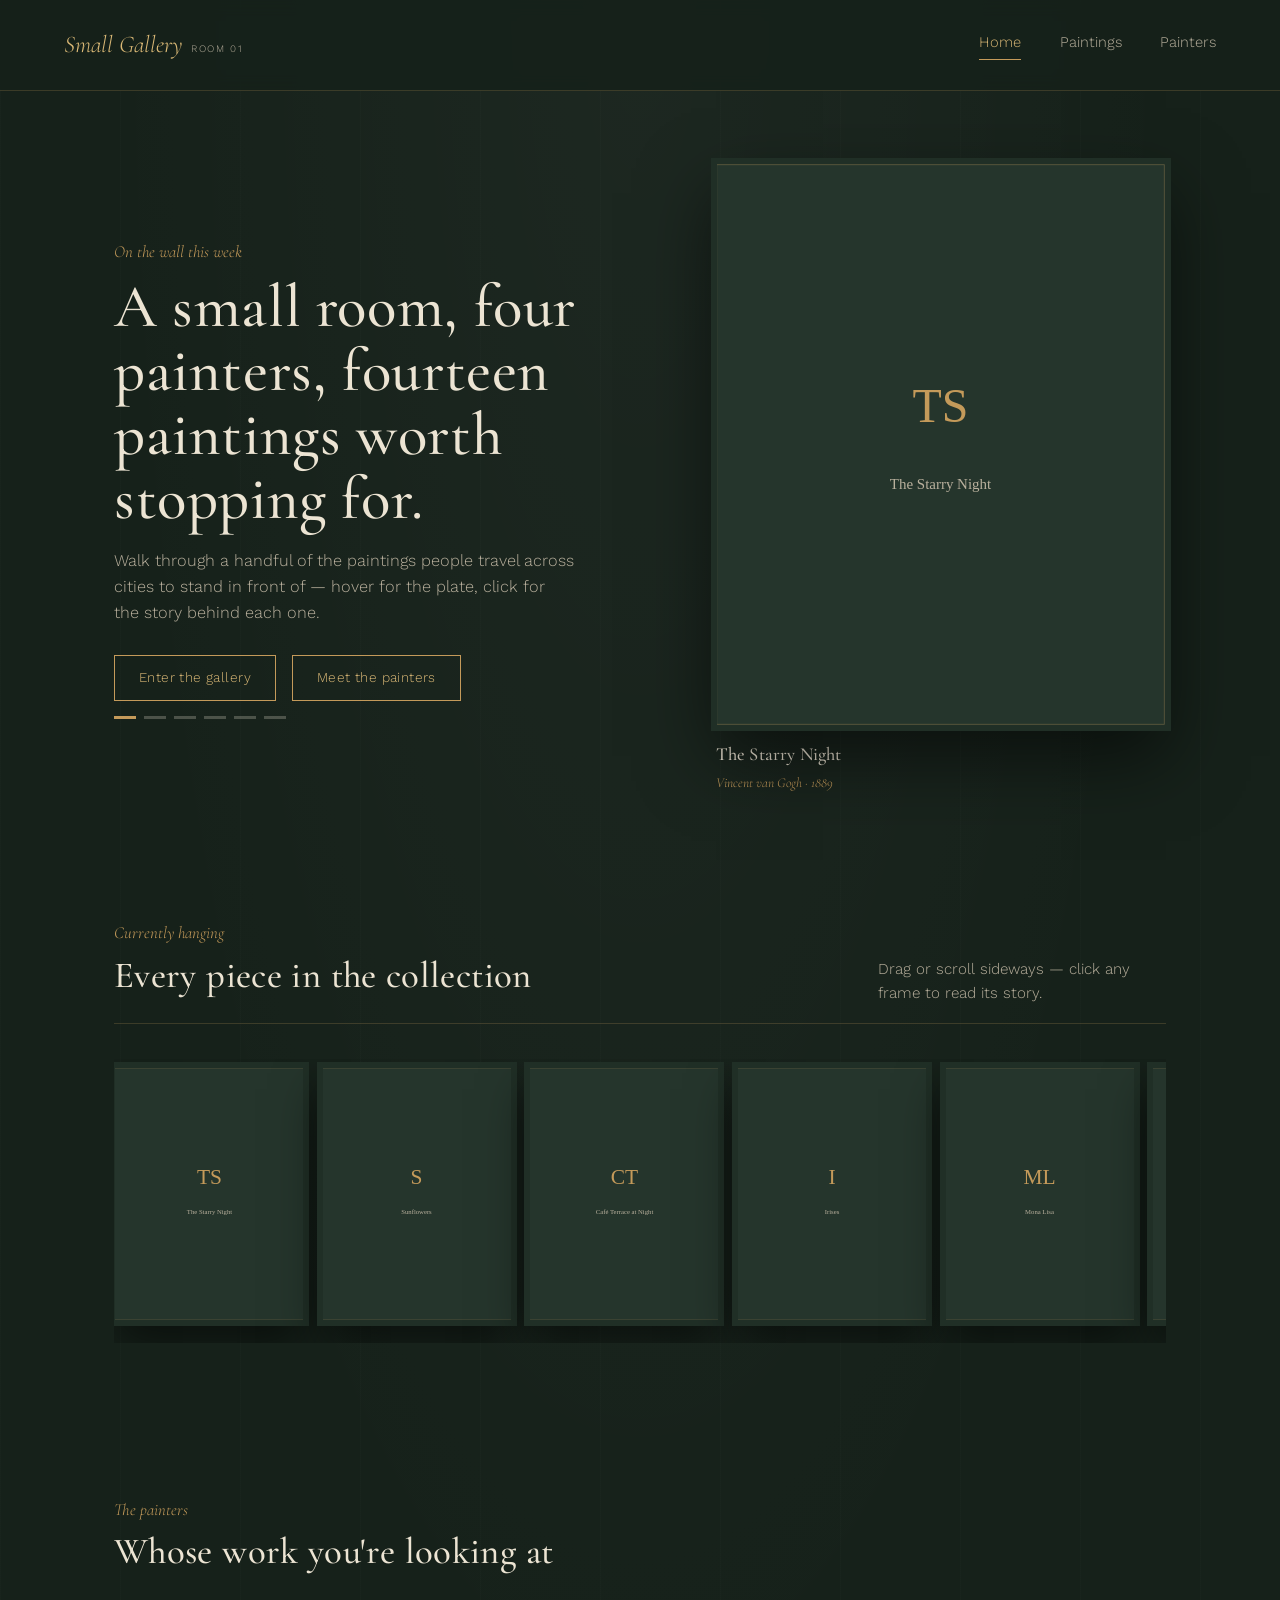
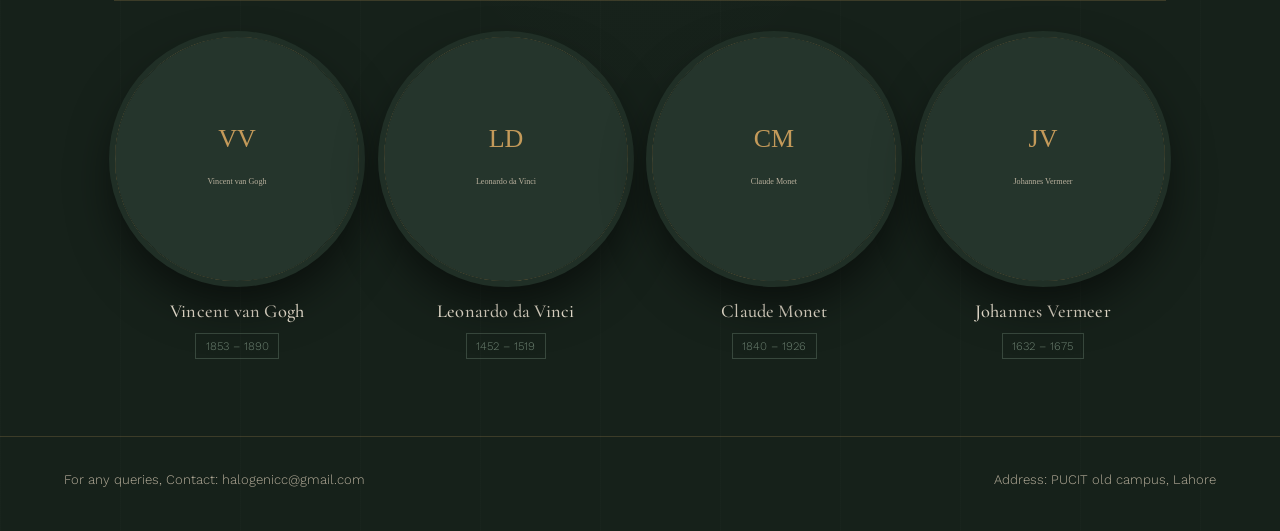
<file: small-gallery/index.html>
<!DOCTYPE html>
<html lang="en">
<head>
<meta charset="UTF-8">
<meta name="viewport" content="width=device-width, initial-scale=1.0">
<title>Small Gallery — Four Painters, Fourteen Paintings</title>
<link rel="stylesheet" href="styles.css">
</head>
<body data-page="home">

  <header class="site-header">
    <div class="brand">Small Gallery <small>ROOM 01</small></div>
    <nav class="site-nav">
      <a href="index.html" class="active">Home</a>
      <a href="gallery.html">Paintings</a>
      <a href="painters.html">Painters</a>
    </nav>
  </header>

  <main>

    <section class="hero">
      <div class="hero-copy">
        <span class="kicker">On the wall this week</span>
        <h1>A small room, four painters, fourteen paintings worth stopping for.</h1>
        <p>Walk through a handful of the paintings people travel across cities to stand in front of — hover for the plate, click for the story behind each one.</p>
        <div class="hero-actions">
          <a href="gallery.html" class="btn">Enter the gallery</a>
          <a href="painters.html" class="btn">Meet the painters</a>
        </div>
        <div id="hero-dots"></div>
      </div>
      <div class="hero-visual">
        <div class="frame" id="hero-frame">
          <img src="" alt="">
        </div>
        <h3 id="hero-title"></h3>
        <span id="hero-meta"></span>
      </div>
    </section>

    <section class="section">
      <div class="section-head">
        <div>
          <span class="kicker">Currently hanging</span>
          <h2>Every piece in the collection</h2>
        </div>
        <p>Drag or scroll sideways — click any frame to read its story.</p>
      </div>
      <div class="filmstrip-wrap">
        <div class="filmstrip" id="filmstrip"></div>
      </div>
    </section>

    <section class="section">
      <div class="section-head">
        <div>
          <span class="kicker">The painters</span>
          <h2>Whose work you're looking at</h2>
        </div>
      </div>
      <div class="painter-tiles" id="painter-tiles"></div>
    </section>

  </main>

  <footer class="site-footer">
    <span>For any queries, Contact: halogenicc@gmail.com</span>
    <span>Address: PUCIT old campus, Lahore</span>
  </footer>

  <script src="data.js"></script>
  <script src="script.js"></script>
</body>
</html>
</file>
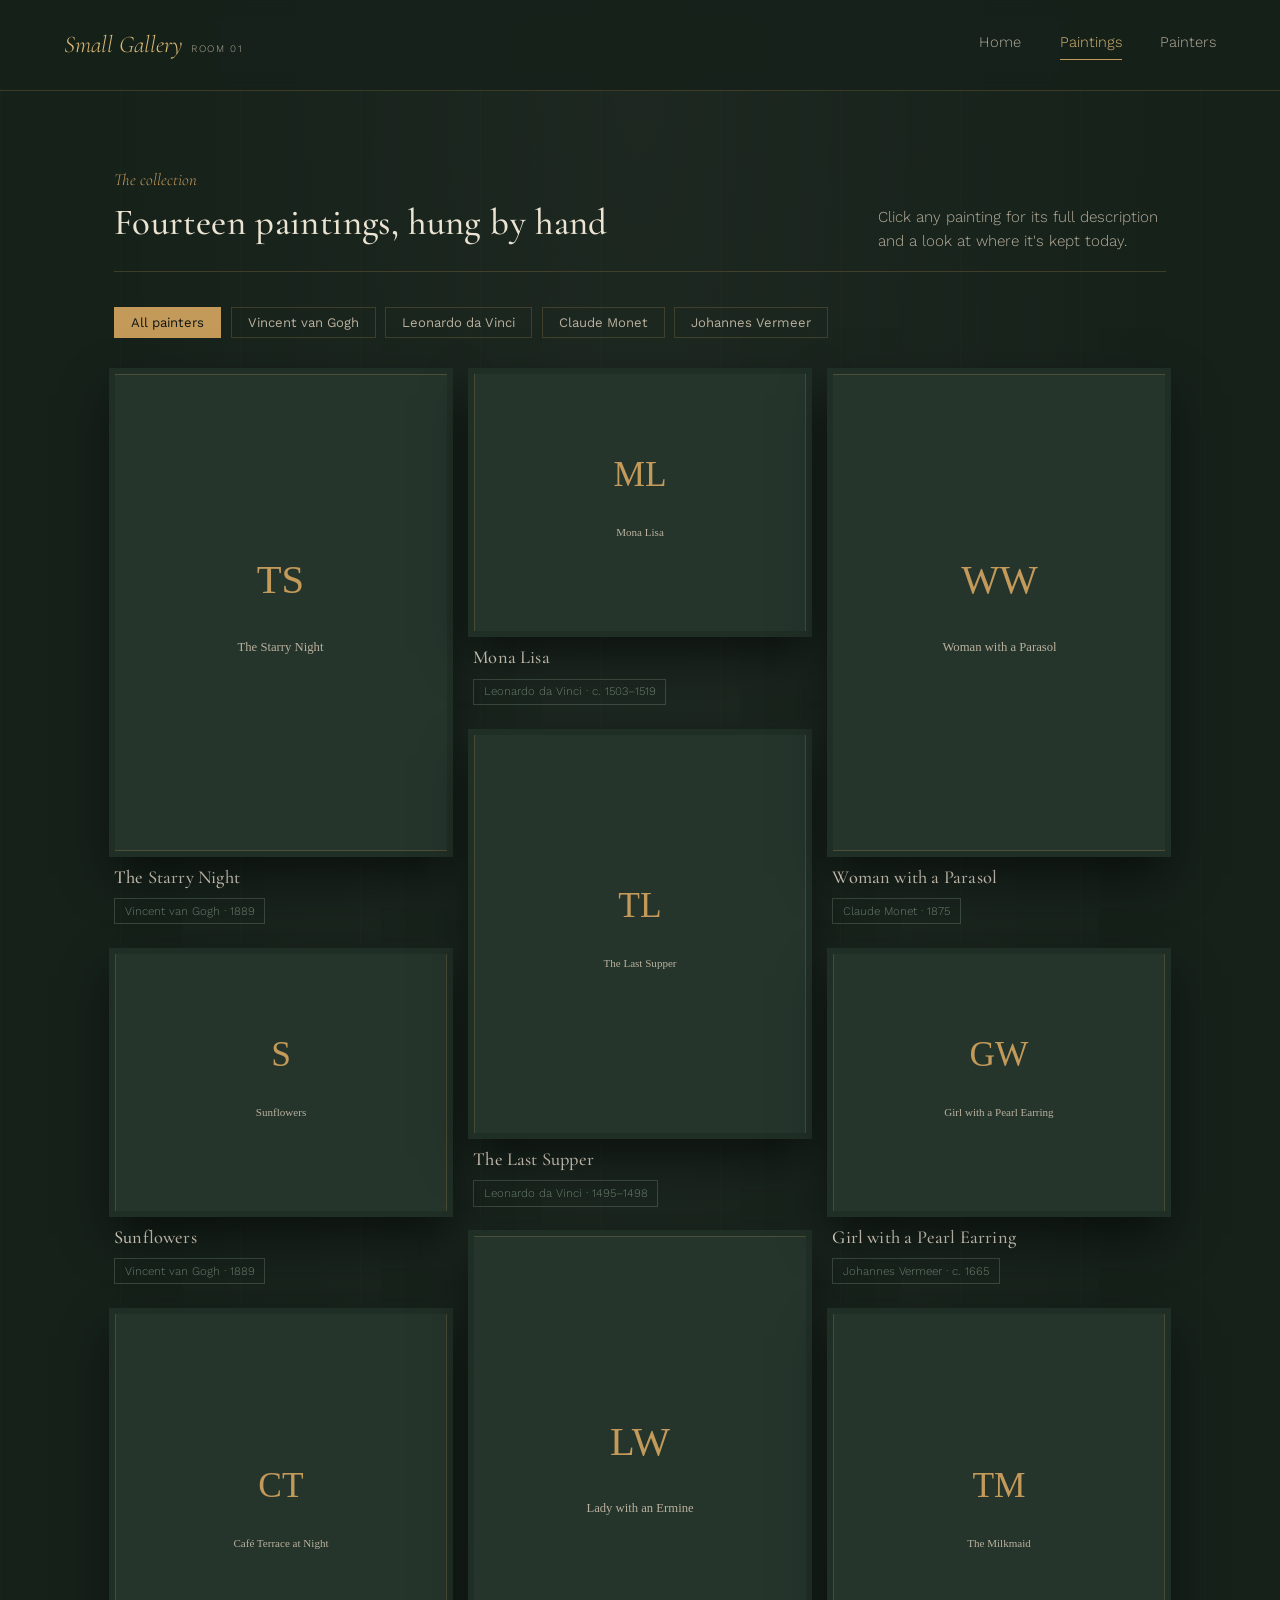
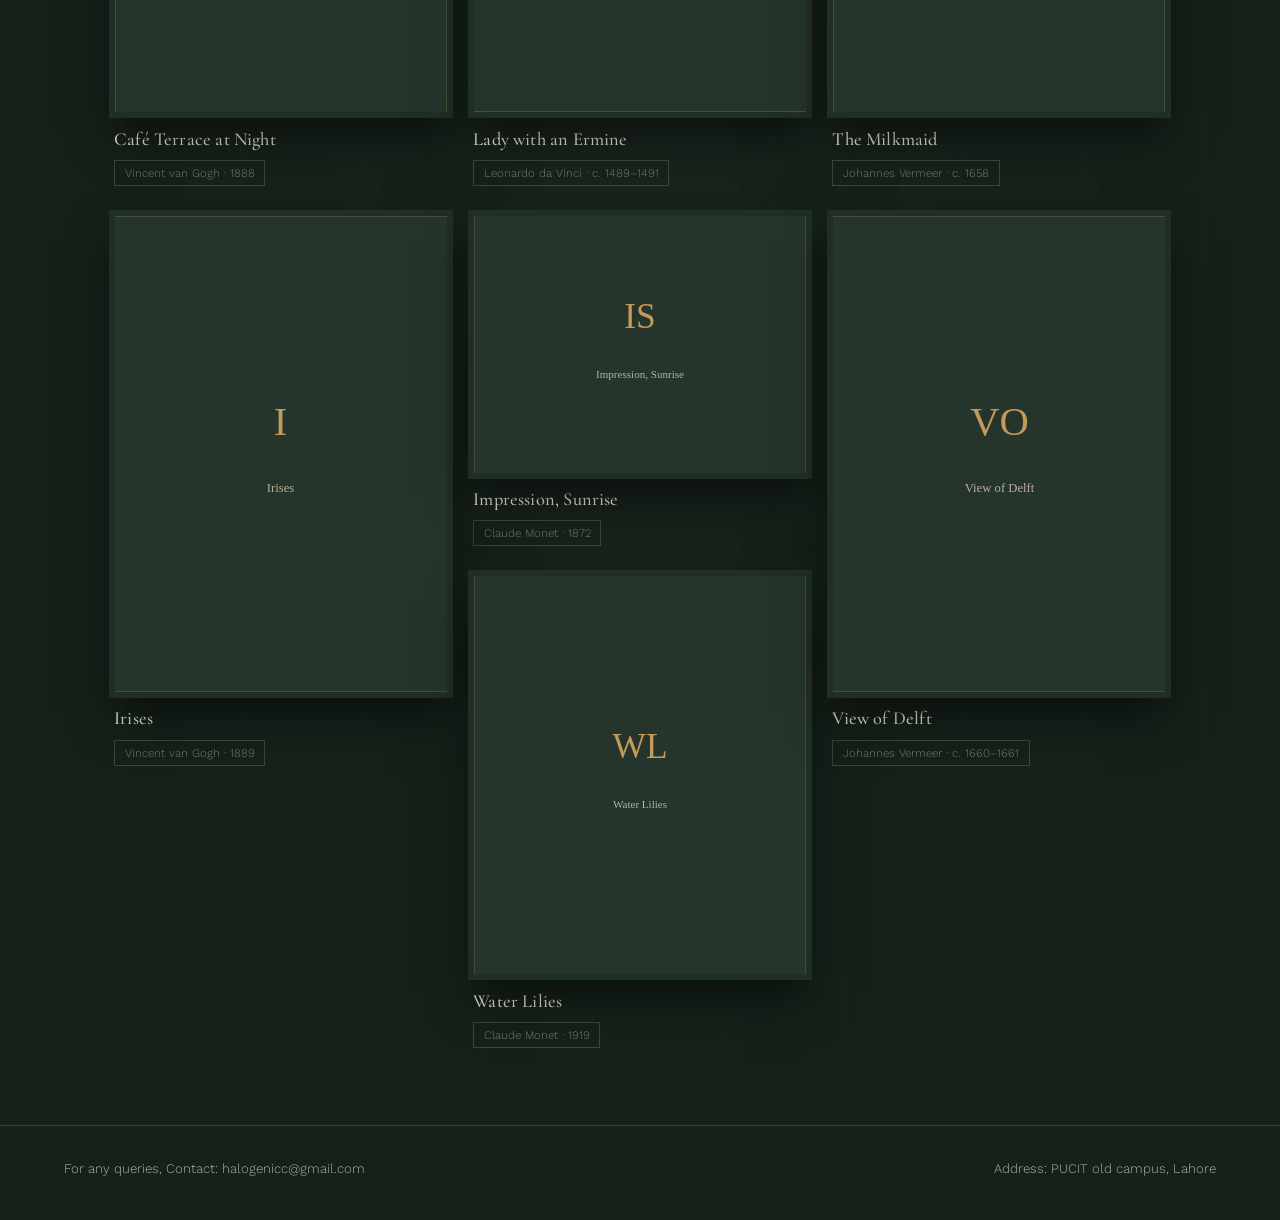
<file: small-gallery/gallery.html>
<!DOCTYPE html>
<html lang="en">
<head>
<meta charset="UTF-8">
<meta name="viewport" content="width=device-width, initial-scale=1.0">
<title>Paintings — Small Gallery</title>
<link rel="stylesheet" href="styles.css">
</head>
<body data-page="gallery">

  <header class="site-header">
    <div class="brand">Small Gallery <small>ROOM 01</small></div>
    <nav class="site-nav">
      <a href="index.html">Home</a>
      <a href="gallery.html" class="active">Paintings</a>
      <a href="painters.html">Painters</a>
    </nav>
  </header>

  <main>
    <section class="section" style="padding-bottom: 0;">
      <div class="section-head">
        <div>
          <span class="kicker">The collection</span>
          <h2>Fourteen paintings, hung by hand</h2>
        </div>
        <p>Click any painting for its full description and a look at where it's kept today.</p>
      </div>
      <div class="filter-bar" id="filter-bar"></div>
    </section>

    <section class="section" style="padding-top: 0;">
      <div class="gallery-grid" id="gallery-grid"></div>
    </section>
  </main>

  <footer class="site-footer">
    <span>For any queries, Contact: halogenicc@gmail.com</span>
    <span>Address: PUCIT old campus, Lahore</span>
  </footer>

  <script src="data.js"></script>
  <script src="script.js"></script>
</body>
</html>
</file>
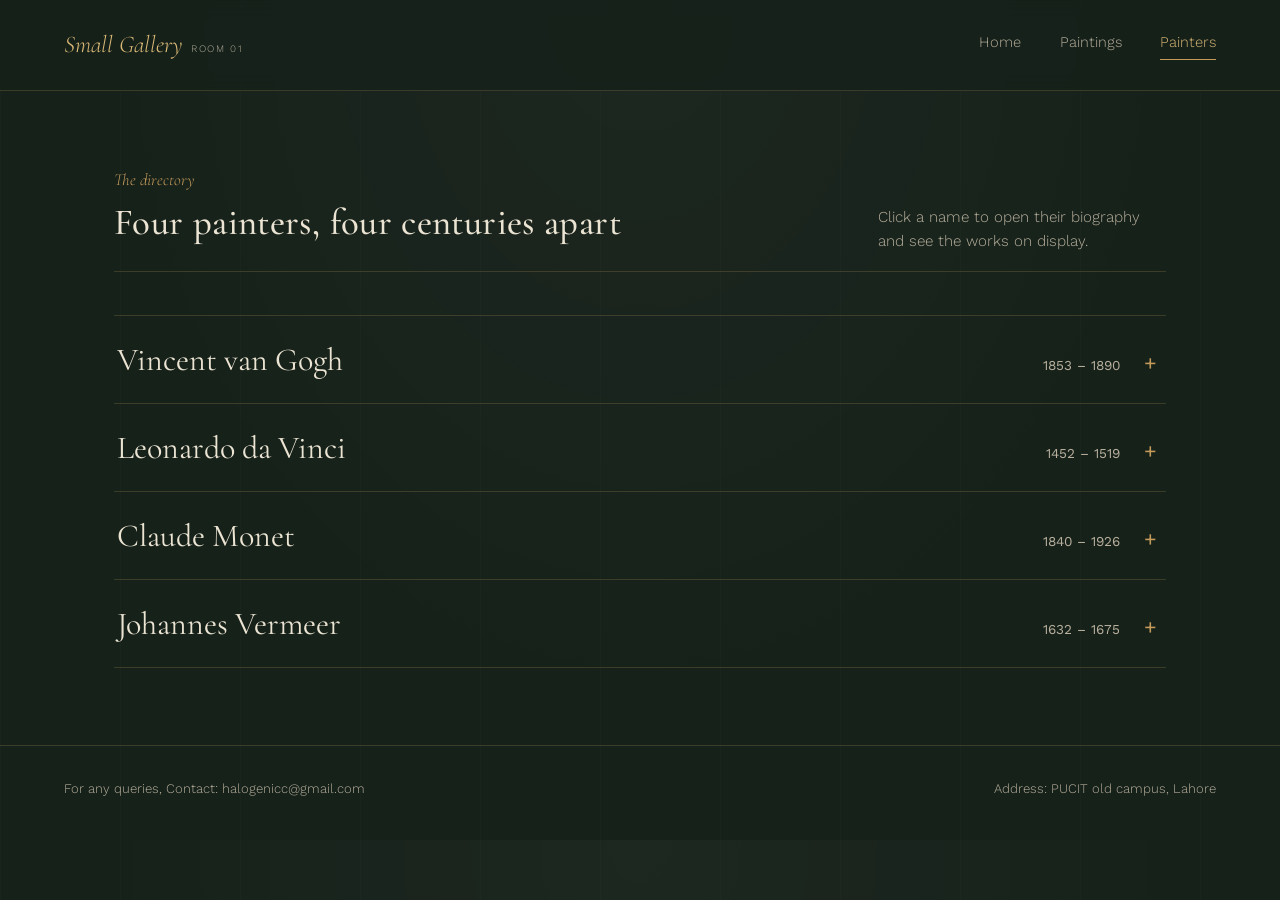
<file: small-gallery/painters.html>
<!DOCTYPE html>
<html lang="en">
<head>
<meta charset="UTF-8">
<meta name="viewport" content="width=device-width, initial-scale=1.0">
<title>Painters — Small Gallery</title>
<link rel="stylesheet" href="styles.css">
</head>
<body data-page="painters">

  <header class="site-header">
    <div class="brand">Small Gallery <small>ROOM 01</small></div>
    <nav class="site-nav">
      <a href="index.html">Home</a>
      <a href="gallery.html">Paintings</a>
      <a href="painters.html" class="active">Painters</a>
    </nav>
  </header>

  <main>
    <section class="section" style="padding-bottom: 0.5rem;">
      <div class="section-head">
        <div>
          <span class="kicker">The directory</span>
          <h2>Four painters, four centuries apart</h2>
        </div>
        <p>Click a name to open their biography and see the works on display.</p>
      </div>
    </section>

    <section class="section" style="padding-top: 0;">
      <div class="painter-list" id="painter-list"></div>
    </section>
  </main>

  <footer class="site-footer">
    <span>For any queries, Contact: halogenicc@gmail.com</span>
    <span>Address: PUCIT old campus, Lahore</span>
  </footer>

  <script src="data.js"></script>
  <script src="script.js"></script>
</body>
</html>
</file>
<file: small-gallery/styles.css>
@import url('https://fonts.googleapis.com/css2?family=Cormorant+Garamond:ital,wght@0,400;0,500;0,600;1,400&family=Work+Sans:wght@300;400;500;600&display=swap');

:root {
  --wall: #16211a;
  --wall-deep: #0e1712;
  --panel: #202f26;
  --panel-light: #2a3c30;
  --ivory: #ece4d3;
  --ivory-dim: #b9b09d;
  --brass: #c49a5a;
  --brass-bright: #dab876;
  --burgundy: #8a3b3b;
  --sage: #6d8272;
  --line: rgba(196, 154, 90, 0.22);
  --shadow: rgba(0, 0, 0, 0.55);
  --radius: 2px;
}

* { box-sizing: border-box; }

html { scroll-behavior: smooth; }

body {
  margin: 0;
  background: var(--wall);
  background-image:
    radial-gradient(ellipse at top, rgba(255,255,255,0.03), transparent 60%),
    repeating-linear-gradient(90deg, rgba(255,255,255,0.012) 0px, rgba(255,255,255,0.012) 1px, transparent 1px, transparent 120px);
  color: var(--ivory);
  font-family: 'Work Sans', sans-serif;
  font-weight: 300;
  line-height: 1.6;
  -webkit-font-smoothing: antialiased;
}

h1, h2, h3, .display {
  font-family: 'Cormorant Garamond', serif;
  font-weight: 500;
  letter-spacing: 0.01em;
  color: var(--ivory);
  margin: 0;
}

a { color: inherit; text-decoration: none; }

/* ---------- Header / nav ---------- */

.site-header {
  display: flex;
  align-items: center;
  justify-content: space-between;
  padding: 1.6rem clamp(1.25rem, 5vw, 4rem);
  border-bottom: 1px solid var(--line);
  position: sticky;
  top: 0;
  background: rgba(22, 33, 26, 0.86);
  backdrop-filter: blur(8px);
  z-index: 50;
}

.brand {
  font-family: 'Cormorant Garamond', serif;
  font-size: 1.5rem;
  font-style: italic;
  color: var(--brass-bright);
  display: flex;
  align-items: baseline;
  gap: 0.5rem;
}

.brand small {
  font-family: 'Work Sans', sans-serif;
  font-style: normal;
  font-size: 0.62rem;
  letter-spacing: 0.16em;
  color: var(--ivory-dim);
}

.site-nav {
  display: flex;
  gap: clamp(1.2rem, 3vw, 2.6rem);
  font-size: 0.92rem;
}

.site-nav a {
  position: relative;
  padding-bottom: 0.3rem;
  color: var(--ivory-dim);
  transition: color 0.25s ease;
}

.site-nav a:hover, .site-nav a.active {
  color: var(--brass-bright);
}

.site-nav a.active::after {
  content: "";
  position: absolute;
  left: 0; right: 0; bottom: -1px;
  height: 1px;
  background: var(--brass);
}

.nav-toggle { display: none; }

@media (max-width: 640px) {
  .site-nav { gap: 1.1rem; font-size: 0.82rem; }
  .brand small { display: none; }
}

/* ---------- Layout helpers ---------- */

main { max-width: 1180px; margin: 0 auto; padding: 0 clamp(1.25rem, 5vw, 4rem); }

.section { padding: clamp(2.4rem, 6vw, 5rem) 0; }

.section-head {
  display: flex;
  align-items: flex-end;
  justify-content: space-between;
  gap: 1.5rem;
  margin-bottom: 2.2rem;
  border-bottom: 1px solid var(--line);
  padding-bottom: 1.1rem;
}

.section-head h2 { font-size: clamp(1.7rem, 3vw, 2.3rem); font-weight: 500; }

.section-head p { color: var(--ivory-dim); font-size: 0.95rem; max-width: 32ch; margin: 0.35rem 0 0; }

.kicker {
  font-style: italic;
  font-family: 'Cormorant Garamond', serif;
  color: var(--brass);
  font-size: 1.05rem;
}

/* ---------- Frame (used for every painting image) ---------- */

.frame {
  position: relative;
  border: 1px solid var(--brass);
  outline: 6px solid var(--panel);
  outline-offset: -1px;
  box-shadow: 0 22px 45px var(--shadow);
  overflow: hidden;
  background: #000;
}

.frame img {
  display: block;
  width: 100%;
  height: 100%;
  object-fit: cover;
  transition: transform 1.1s cubic-bezier(.16,1,.3,1), filter 0.6s ease;
}

.frame:hover img { transform: scale(1.045); filter: saturate(1.08) brightness(1.03); }

.frame .plate {
  position: absolute;
  left: 50%;
  bottom: 0.7rem;
  transform: translateX(-50%);
  background: rgba(14, 23, 18, 0.86);
  border: 1px solid var(--line);
  padding: 0.35rem 0.9rem;
  font-size: 0.72rem;
  letter-spacing: 0.05em;
  color: var(--brass-bright);
  white-space: nowrap;
  opacity: 0;
  transition: opacity 0.35s ease, bottom 0.35s ease;
}

.frame:hover .plate { opacity: 1; bottom: 1rem; }

/* ---------- Buttons / small ui ---------- */

.btn {
  display: inline-flex;
  align-items: center;
  gap: 0.5rem;
  border: 1px solid var(--brass);
  color: var(--brass-bright);
  padding: 0.7rem 1.5rem;
  font-size: 0.85rem;
  letter-spacing: 0.03em;
  background: transparent;
  cursor: pointer;
  transition: background 0.25s ease, color 0.25s ease;
}

.btn:hover { background: var(--brass); color: var(--wall-deep); }

.tag {
  display: inline-block;
  font-size: 0.72rem;
  color: var(--sage);
  border: 1px solid rgba(109, 130, 114, 0.4);
  padding: 0.18rem 0.6rem;
}

/* ---------- Footer ---------- */

.site-footer {
  border-top: 1px solid var(--line);
  padding: 2rem clamp(1.25rem, 5vw, 4rem) 2.6rem;
  color: var(--ivory-dim);
  font-size: 0.82rem;
  display: flex;
  justify-content: space-between;
  gap: 1rem;
  flex-wrap: wrap;
}

/* ---------- Scrollbar (subtle) ---------- */

::-webkit-scrollbar { width: 10px; }
::-webkit-scrollbar-track { background: var(--wall-deep); }
::-webkit-scrollbar-thumb { background: var(--panel-light); border: 2px solid var(--wall-deep); }

/* ---------- Reduced motion ---------- */

@media (prefers-reduced-motion: reduce) {
  * { transition-duration: 0.001ms !important; animation-duration: 0.001ms !important; scroll-behavior: auto !important; }
}

/* ================= HOME ================= */

.hero {
  position: relative;
  display: grid;
  grid-template-columns: 1.1fr 0.9fr;
  gap: clamp(1.5rem, 4vw, 3.5rem);
  align-items: center;
  padding: clamp(2.5rem, 6vw, 4.5rem) 0 clamp(2rem, 5vw, 3rem);
}

.hero-copy .kicker { display: block; margin-bottom: 0.6rem; }

.hero-copy h1 {
  font-size: clamp(2.4rem, 5vw, 3.8rem);
  line-height: 1.05;
  margin-bottom: 1.1rem;
}

.hero-copy p {
  color: var(--ivory-dim);
  max-width: 46ch;
  margin-bottom: 1.8rem;
  font-size: 1.02rem;
}

.hero-actions { display: flex; gap: 1rem; flex-wrap: wrap; }

.hero-visual { position: relative; }

#hero-frame {
  aspect-ratio: 4 / 5;
  width: 100%;
  transition: opacity 0.35s ease;
  box-shadow: 0 30px 70px var(--shadow), 0 0 0 400px rgba(0,0,0,0.0);
}

#hero-frame::before {
  content: "";
  position: absolute;
  inset: -40px;
  background: radial-gradient(ellipse at center, rgba(196,154,90,0.14), transparent 70%);
  pointer-events: none;
  z-index: -1;
}

#hero-title { font-size: 1.15rem; margin-top: 0.9rem; }
#hero-meta { color: var(--brass); font-size: 0.85rem; font-style: italic; font-family: 'Cormorant Garamond', serif; }

#hero-dots { display: flex; gap: 0.5rem; margin-top: 0.9rem; }

.hero-dot {
  width: 22px; height: 3px;
  background: rgba(236,228,211,0.25);
  border: none;
  cursor: pointer;
  transition: background 0.25s ease;
}
.hero-dot.active, .hero-dot:hover { background: var(--brass); }

@media (max-width: 860px) {
  .hero { grid-template-columns: 1fr; }
  .hero-visual { order: -1; max-width: 340px; margin: 0 auto; }
}

/* filmstrip */

.filmstrip-wrap { overflow: hidden; }

.filmstrip {
  display: flex;
  gap: 1.1rem;
  overflow-x: auto;
  padding: 0.5rem 0.2rem 1.4rem;
  scroll-snap-type: x proximity;
  scrollbar-width: thin;
}

.film-card {
  flex: 0 0 auto;
  width: 190px;
  aspect-ratio: 3 / 4;
  scroll-snap-align: start;
  cursor: pointer;
}

/* painter tiles */

.painter-tiles {
  display: grid;
  grid-template-columns: repeat(4, 1fr);
  gap: 1.4rem;
}

.painter-tile { text-align: center; }

.painter-tile-portrait {
  aspect-ratio: 1 / 1;
  border-radius: 50%;
  outline-offset: -1px;
  margin-bottom: 0.9rem;
}

.painter-tile h3 { font-size: 1.15rem; margin-bottom: 0.35rem; transition: color 0.2s ease; }
.painter-tile:hover h3 { color: var(--brass-bright); }

@media (max-width: 760px) {
  .painter-tiles { grid-template-columns: repeat(2, 1fr); }
}

/* ================= GALLERY PAGE ================= */

.filter-bar { display: flex; flex-wrap: wrap; gap: 0.6rem; margin-bottom: 2.2rem; }

.filter-btn {
  background: transparent;
  border: 1px solid var(--line);
  color: var(--ivory-dim);
  padding: 0.45rem 1rem;
  font-size: 0.82rem;
  font-family: 'Work Sans', sans-serif;
  cursor: pointer;
  transition: all 0.2s ease;
}

.filter-btn:hover { border-color: var(--brass); color: var(--brass-bright); }
.filter-btn.active { background: var(--brass); border-color: var(--brass); color: var(--wall-deep); }

.gallery-grid {
  columns: 3 260px;
  column-gap: 1.6rem;
}

.gallery-item {
  break-inside: avoid;
  margin: 0 0 1.8rem;
  cursor: pointer;
}

.gallery-item .frame { width: 100%; }
.gallery-item.span-tall .frame { aspect-ratio: 3 / 4.3; }
.gallery-item.span-wide .frame { aspect-ratio: 4 / 3.1; }
.gallery-item.span-normal .frame { aspect-ratio: 3 / 3.6; }

.gallery-item figcaption { padding-top: 0.7rem; }
.gallery-item h3 { font-size: 1.15rem; margin-bottom: 0.3rem; }

@media (max-width: 620px) {
  .gallery-grid { columns: 1; }
}

/* ================= PAINTERS PAGE ================= */

.painter-list { border-top: 1px solid var(--line); }

.painter-entry { border-bottom: 1px solid var(--line); }

.painter-row {
  width: 100%;
  display: flex;
  align-items: baseline;
  gap: 1.2rem;
  background: none;
  border: none;
  color: var(--ivory);
  padding: 1.5rem 0.2rem;
  cursor: pointer;
  text-align: left;
  font-family: inherit;
}

.painter-row-name {
  font-family: 'Cormorant Garamond', serif;
  font-size: clamp(1.4rem, 3vw, 2rem);
  flex: 1;
  transition: color 0.2s ease;
}

.painter-row:hover .painter-row-name, .painter-row.open .painter-row-name { color: var(--brass-bright); }

.painter-row-years { color: var(--ivory-dim); font-size: 0.85rem; }

.painter-row-icon {
  font-size: 1.3rem;
  color: var(--brass);
  transition: transform 0.3s ease;
  width: 1.5rem;
  text-align: center;
}

.painter-row.open .painter-row-icon { transform: rotate(45deg); }

.painter-panel {
  max-height: 0;
  overflow: hidden;
  transition: max-height 0.45s cubic-bezier(.16,1,.3,1);
}

.painter-panel-inner {
  display: grid;
  grid-template-columns: 220px 1fr;
  gap: 2rem;
  padding: 0.4rem 0.2rem 2.4rem;
}

.painter-portrait { aspect-ratio: 4 / 5; }

.painter-copy p { color: var(--ivory-dim); font-size: 0.96rem; margin: 0.9rem 0 1.3rem; }

.painter-works { display: flex; gap: 0.8rem; flex-wrap: wrap; }

.mini-frame {
  width: 110px;
  aspect-ratio: 3 / 4;
  cursor: pointer;
}

@media (max-width: 700px) {
  .painter-panel-inner { grid-template-columns: 1fr; }
  .painter-portrait { max-width: 180px; }
}

/* ================= LIGHTBOX ================= */

.lightbox {
  position: fixed;
  inset: 0;
  background: rgba(9, 14, 11, 0.88);
  display: flex;
  align-items: center;
  justify-content: center;
  opacity: 0;
  pointer-events: none;
  transition: opacity 0.3s ease;
  z-index: 200;
  padding: 2rem;
  backdrop-filter: blur(3px);
}

.lightbox.open { opacity: 1; pointer-events: auto; }

.lightbox-inner {
  display: grid;
  grid-template-columns: 1fr 1fr;
  gap: 2.4rem;
  max-width: 980px;
  width: 100%;
  max-height: 86vh;
}

.lightbox-frame { max-height: 86vh; }
.lightbox-frame img { object-fit: contain; background: var(--wall-deep); }

.lightbox-copy { display: flex; flex-direction: column; justify-content: center; overflow-y: auto; }
.lightbox-copy h3 { font-size: clamp(1.5rem, 3vw, 2.1rem); margin: 0.3rem 0 0.6rem; }
.lb-meta { color: var(--ivory-dim); font-size: 0.85rem; margin-bottom: 1rem; }
.lightbox-copy p:not(.lb-meta) { color: var(--ivory-dim); font-size: 0.96rem; margin-bottom: 1.6rem; }

.lightbox-close {
  position: absolute;
  top: 1.2rem; right: 1.6rem;
  background: none;
  border: none;
  color: var(--ivory);
  font-size: 2rem;
  line-height: 1;
  cursor: pointer;
  z-index: 5;
}

@media (max-width: 760px) {
  .lightbox-inner { grid-template-columns: 1fr; overflow-y: auto; }
  .lightbox-frame { max-height: 46vh; }
}
</file>
